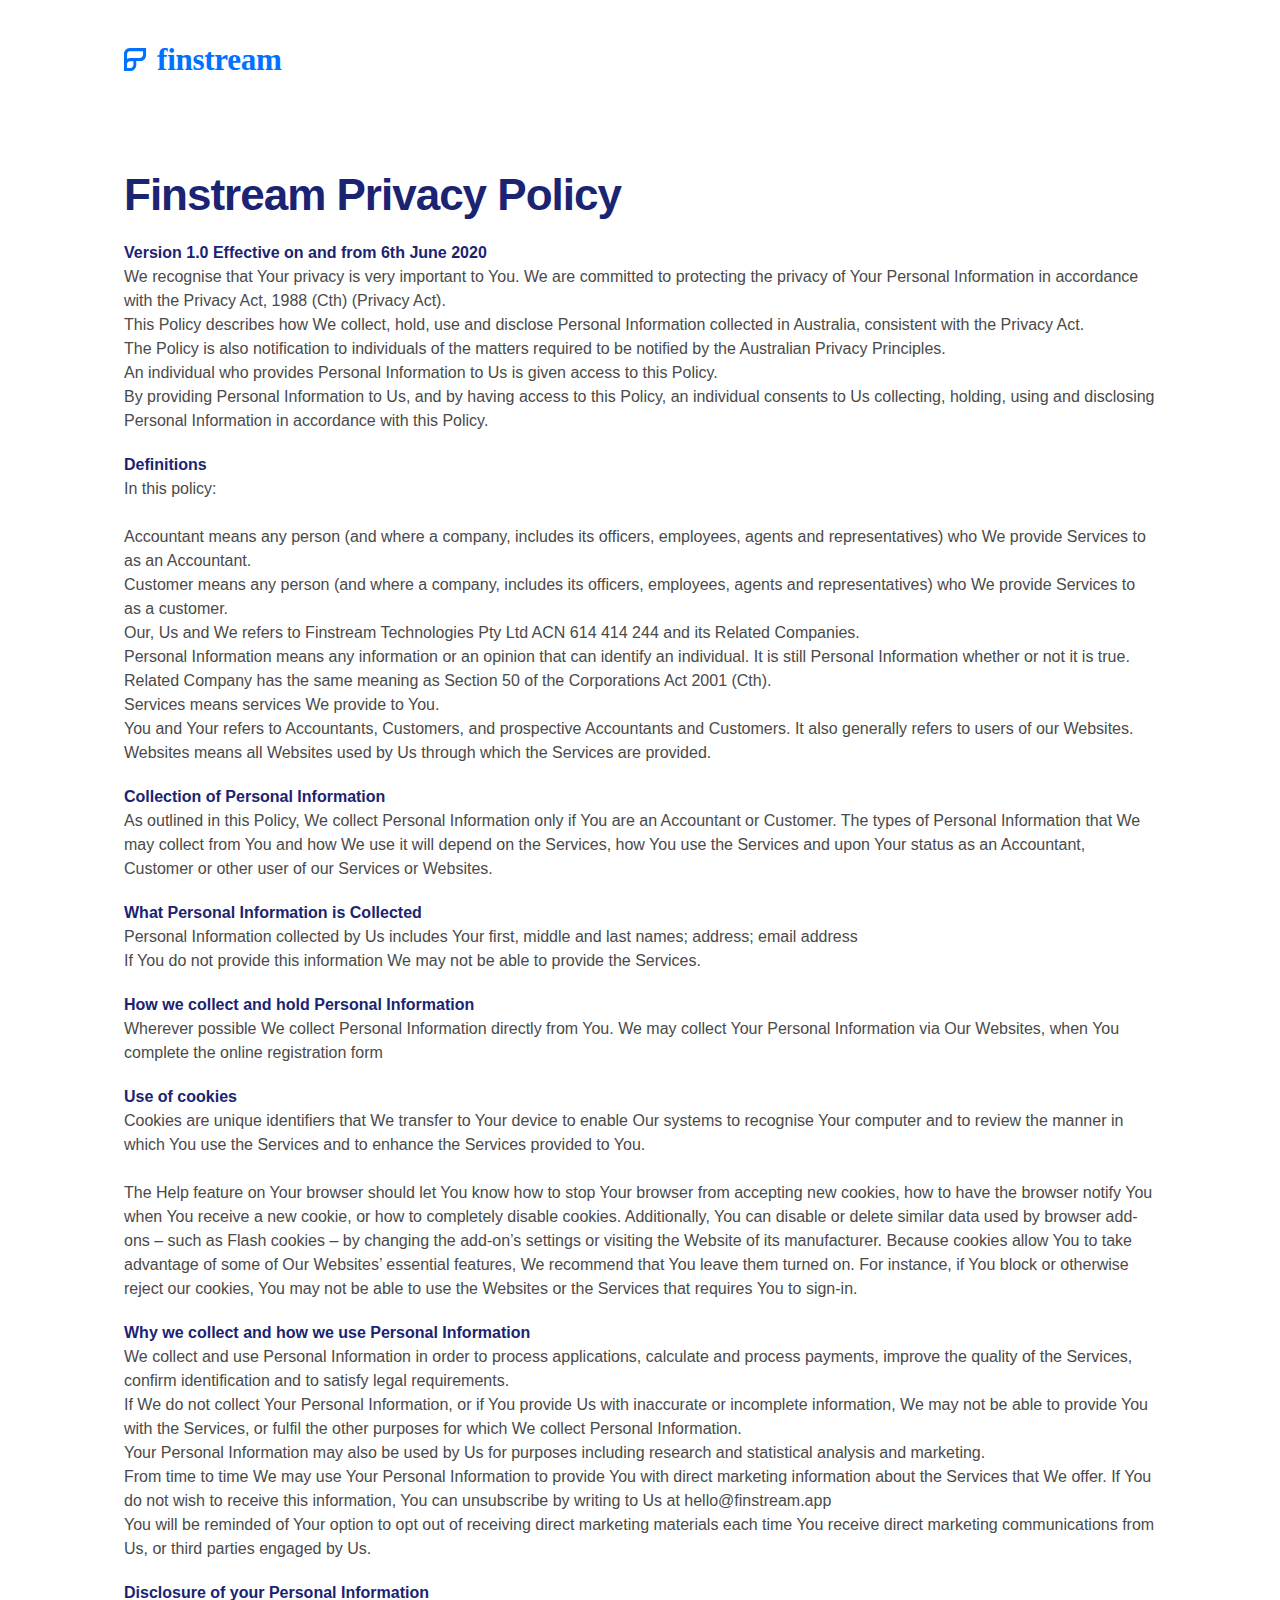
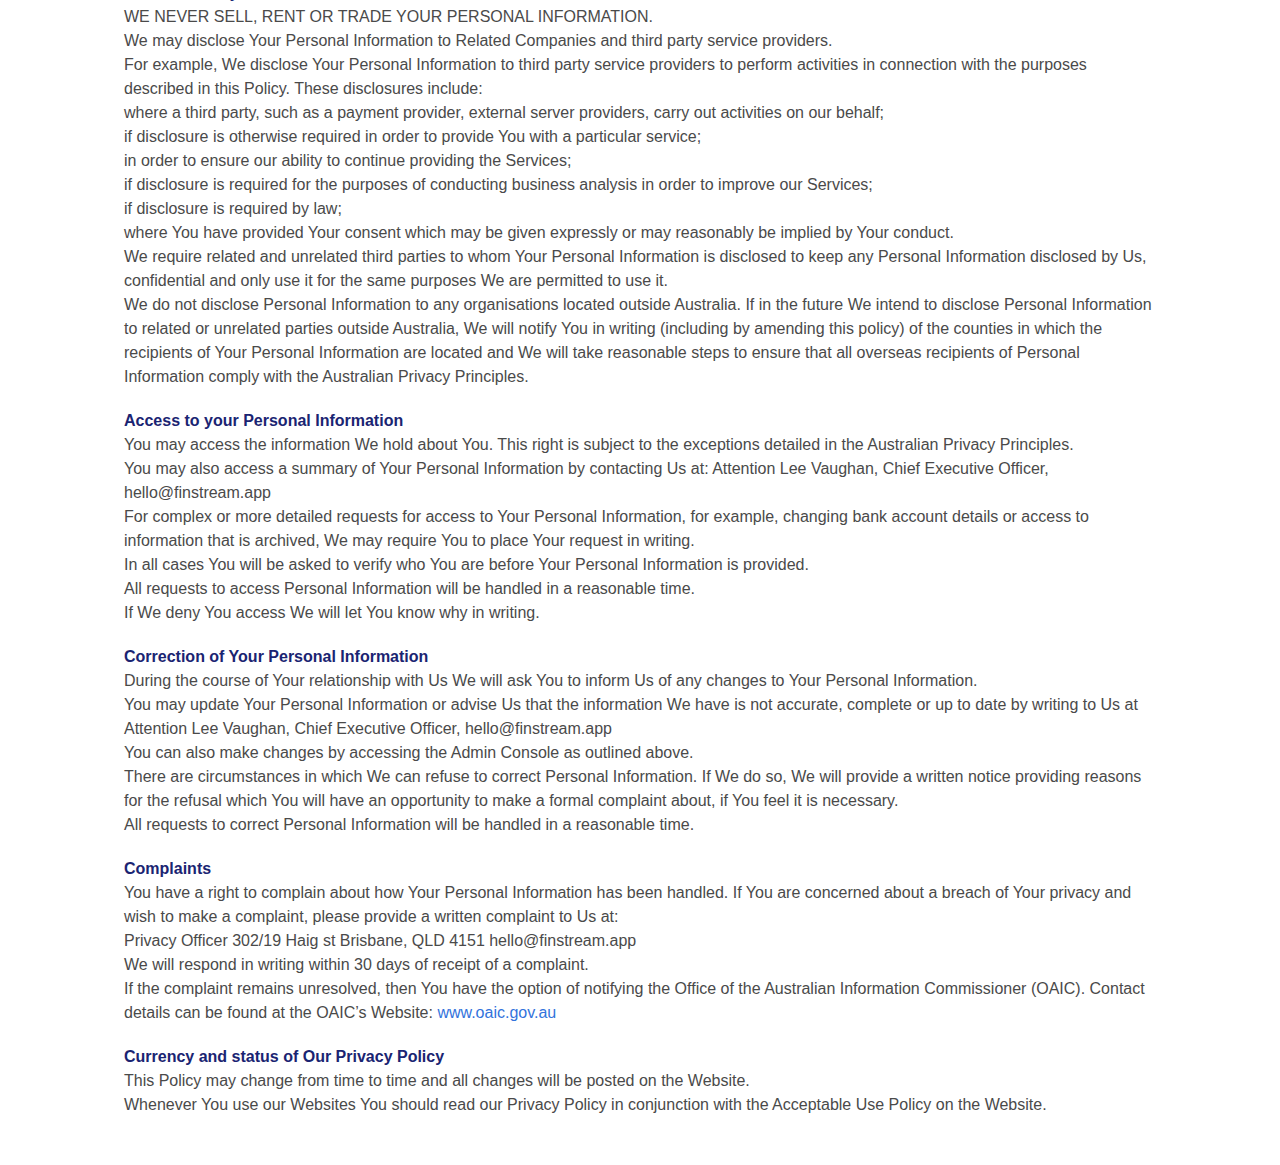
<file: privacy.html>
<!DOCTYPE html>
<html>
  <head>
    <meta charset="utf-8">
    <meta http-equiv="X-UA-Compatible" content="IE=edge">
    <meta name="viewport" content="width=device-width, initial-scale=1">
    <meta name="robots" content="noimageindex, nofollow, nosnippet">
    <title>Finstream - Privacy Policy</title>
    <link rel="stylesheet" href="css/main.css">
    <link href="https://unpkg.com/aos@2.3.1/dist/aos.css" rel="stylesheet">
    <link rel="icon" type="image/png" sizes="32x32" href="img/32favicon.png">
    <link rel="icon" type="image/png" sizes="16x16" href="img/16favicon.png">
  </head>
  <body>

    <section class="section">
        <div class="container">
        <img src="img/logo.svg" class="logo">
        </div>
    </section>

    <section class="section" id="privacypolicy">
      <div class="container">
        <h2>Finstream Privacy Policy</h2>
        <h3>Version 1.0 Effective on and from 6th June 2020</h3>
        <p>We recognise that Your privacy is very important to You. We are committed to protecting the privacy of Your Personal 
          Information in accordance with the Privacy Act, 1988 (Cth) (Privacy Act).</p>
        <p>This Policy describes how We collect, hold, use and disclose Personal Information collected in Australia, 
          consistent with the Privacy Act.</p>
        <p>The Policy is also notification to individuals of the matters required to be notified by the Australian Privacy Principles.</p>
        <p>An individual who provides Personal Information to Us is given access to this Policy.</p>
        <p>By providing Personal Information to Us, and by having access to this Policy, an individual consents to Us collecting, 
          holding, using and disclosing Personal Information in accordance with this Policy.</p>
        <h3>Definitions</h3>
        <p>In this policy:</p><br>
        <ul>
          <li>Accountant means any person (and where a company, includes its officers, employees, agents and representatives) 
            who We provide Services to as an Accountant.</li>
          <li>Customer means any person (and where a company, includes its officers, employees, agents and representatives) 
            who We provide Services to as a customer.</li>
          <li>Our, Us and We refers to Finstream Technologies Pty Ltd ACN 614 414 244 and its Related Companies.</li>
          <li>Personal Information means any information or an opinion that can identify an individual. It is still Personal 
            Information whether or not it is true.</li>
          <li>Related Company has the same meaning as Section 50 of the Corporations Act 2001 (Cth).</li>
          <li>Services means services We provide to You.</li>
          <li>You and Your refers to Accountants, Customers, and prospective Accountants and Customers. It also generally 
            refers to users of our Websites.</li>
          <li>Websites means all Websites used by Us through which the Services are provided.</li>
        </ul>
        <h3>Collection of Personal Information</h3>
        <p>As outlined in this Policy, We collect Personal Information only if You are an Accountant or Customer. The types of 
          Personal Information that We may collect from You and how We use it will depend on the Services, how You use the Services 
          and upon Your status as an Accountant, Customer or other user of our Services or Websites.</p>
        <h3>What Personal Information is Collected</h3>
        <ul>
          <li>Personal Information collected by Us includes Your first, middle and last names; address; email address</li>
          <li>If You do not provide this information We may not be able to provide the Services.</li>
        </ul>  
        <h3>How we collect and hold Personal Information</h3>
        <ul>
          <li>Wherever possible We collect Personal Information directly from You. We may collect Your Personal Information via 
            Our Websites, when You complete the online registration form</li>
        </ul>
        <h3>Use of cookies</h3>
        <p>Cookies are unique identifiers that We transfer to Your device to enable Our systems to recognise Your computer and to 
          review the manner in which You use the Services and to enhance the Services provided to You.</p>
        <br>
        <p>The Help feature on Your browser should let You know how to stop Your browser from accepting new cookies, how to have 
          the browser notify You when You receive a new cookie, or how to completely disable cookies. Additionally, You can disable 
          or delete similar data used by browser add-ons – such as Flash cookies – by changing the add-on’s settings or visiting 
          the Website of its manufacturer. Because cookies allow You to take advantage of some of Our Websites’ essential features, 
          We recommend that You leave them turned on. For instance, if You block or otherwise reject our cookies, You may not be 
          able to use the Websites or the Services that requires You to sign-in.</p>
        <h3>Why we collect and how we use Personal Information</h3>
        <ul>
          <li>We collect and use Personal Information in order to process applications, calculate and process payments, improve the quality of the Services, confirm 
            identification and to satisfy legal requirements.</li>
          <li>If We do not collect Your Personal Information, or if You provide Us with inaccurate or incomplete information, 
            We may not be able to provide You with the Services, or fulfil the other purposes for which We collect Personal 
            Information.</li>
          <li>Your Personal Information may also be used by Us for purposes including research and statistical analysis and marketing.</li>
          <li>From time to time We may use Your Personal Information to provide You with direct marketing information about the 
            Services that We offer. If You do not wish to receive this information, You can unsubscribe by writing to Us at hello@finstream.app</li>
          <li>You will be reminded of Your option to opt out of receiving direct marketing materials each time You receive direct 
            marketing communications from Us, or third parties engaged by Us.</li>
        </ul>
        <h3>Disclosure of your Personal Information</h3>
        <p>WE NEVER SELL, RENT OR TRADE YOUR PERSONAL INFORMATION.</p>
        <p>We may disclose Your Personal Information to Related Companies and third party service providers.</p>
        <p>For example, We disclose Your Personal Information to third party service providers to perform activities in 
          connection with the purposes described in this Policy. These disclosures include:</p>
        <ul>
          <li>where a third party, such as a payment provider, external server providers, carry out activities on our behalf;</li>
          <li>if disclosure is otherwise required in order to provide You with a particular service;</li>
          <li>in order to ensure our ability to continue providing the Services;</li>
          <li>if disclosure is required for the purposes of conducting business analysis in order to improve our Services;</li>
          <li>if disclosure is required by law;</li>
          <li>where You have provided Your consent which may be given expressly or may reasonably be implied by Your conduct.</li>
        </ul>
        <p>We require related and unrelated third parties to whom Your Personal Information is disclosed to keep any Personal 
          Information disclosed by Us, confidential and only use it for the same purposes We are permitted to use it.</p>
        <p>We do not disclose Personal Information to any organisations located outside Australia. If in the future We intend to 
          disclose Personal Information to related or unrelated parties outside Australia, We will notify You in writing 
          (including by amending this policy) of the counties in which the recipients of Your Personal Information are located 
          and We will take reasonable steps to ensure that all overseas recipients of Personal Information comply with the 
          Australian Privacy Principles.</p>
        <h3>Access to your Personal Information</h3>
        <ul>
          <li>You may access the information We hold about You. This right is subject to the exceptions detailed in the 
            Australian Privacy Principles.</li>
          <li>You may also access a summary of Your Personal Information by contacting Us at: 
            Attention Lee Vaughan, Chief Executive Officer, hello@finstream.app</li>
          <li>For complex or more detailed requests for access to Your Personal Information, for example, changing bank 
            account details or access to information that is archived, We may require You to place Your request in writing.</li>
          <li>In all cases You will be asked to verify who You are before Your Personal Information is provided.</li>
          <li>All requests to access Personal Information will be handled in a reasonable time.</li>
          <li>If We deny You access We will let You know why in writing.</li>
        </ul>
        <h3>Correction of Your Personal Information</h3>
        <ul>
          <li>During the course of Your relationship with Us We will ask You to inform Us of any changes to Your Personal Information.</li>
          <li>You may update Your Personal Information or advise Us that the information We have is not accurate, complete or 
            up to date by writing to Us at Attention Lee Vaughan, Chief Executive Officer, 
            hello@finstream.app</li>
          <li>You can also make changes by accessing the Admin Console as outlined above.</li>
          <li>There are circumstances in which We can refuse to correct Personal Information. If We do so, We will provide a 
            written notice providing reasons for the refusal which You will have an opportunity to make a formal complaint about, 
            if You feel it is necessary.</li>
          <li>All requests to correct Personal Information will be handled in a reasonable time.</li>
        </ul>
        <h3>Complaints</h3>
        <ul>
          <li>You have a right to complain about how Your Personal Information has been handled. If You are concerned about a 
            breach of Your privacy and wish to make a complaint, please provide a written complaint to Us at:</li>
          <li>Privacy Officer
            302/19 Haig st
            Brisbane, QLD 4151
            hello@finstream.app
            </li>
          <li>We will respond in writing within 30 days of receipt of a complaint.</li>
          <li>If the complaint remains unresolved, then You have the option of notifying the Office of the 
            Australian Information Commissioner (OAIC). Contact details can be found at the OAIC’s Website: 
            <a href="http://www.oaic.gov.au" target="_blank">www.oaic.gov.au</a></li>
        </ul>
        <h3>Currency and status of Our Privacy Policy</h3>
        <ul>
          <li>This Policy may change from time to time and all changes will be posted on the Website.</li>
          <li>Whenever You use our Websites You should read our Privacy Policy in conjunction with the 
            Acceptable Use Policy on the Website.</li>
        </ul>
      </div>
     </section> 

    <script type="text/javascript" src="lib/main.js"></script>
    <!-- Smallchat.JS -->
    <script src="https://embed.small.chat/T0137SE5MLYG012BAKN5GW.js" async></script>
    
  </body>  
</html>
</file>
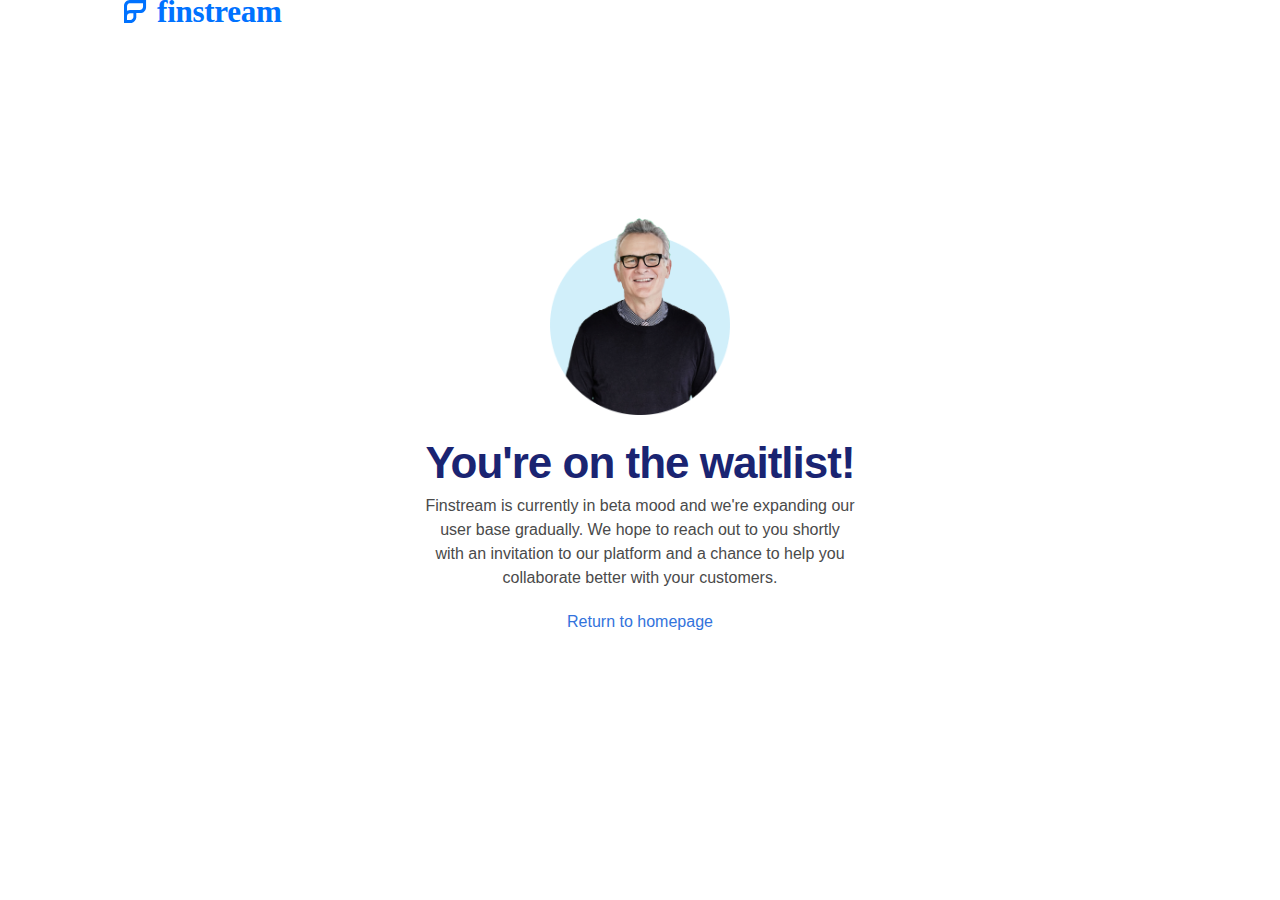
<file: success.html>
<!DOCTYPE html>
<html>
  <head>
    <meta charset="utf-8">
    <meta http-equiv="X-UA-Compatible" content="IE=edge">
    <meta name="viewport" content="width=device-width, initial-scale=1">
    <meta name="robots" content="noimageindex, nofollow, nosnippet">
    <title>Finstream - Collaborate better together</title>
    <link rel="stylesheet" href="css/main.css">
    <link href="https://unpkg.com/aos@2.3.1/dist/aos.css" rel="stylesheet">
    <link rel="icon" type="image/png" sizes="32x32" href="img/32favicon.png">
    <link rel="icon" type="image/png" sizes="16x16" href="img/16favicon.png">
  </head>
  <body>


    <!-- Hero -->

    <div class="topnavbar">
      <div class="container">
      <img src="img/logo.svg" class="logo">
      </div>
    </div>

  

    <section id="success" class="section">
      <div class="container">
        <img src="img/img-cleveraccountants-accountant@2x.png" width="180px">
        <h2>You're on the waitlist!</h2>
        <p>Finstream is currently in beta mood and we're expanding our user base gradually.
          We hope to reach out to you shortly with an invitation to our platform and a chance to help
          you collaborate better with your customers.
        </p>
        <a href="index.html">Return to homepage</a>
      </div>
     </section> 



    <script type="text/javascript" src="lib/main.js"></script>
    <!-- Smallchat.JS -->
    <script src="https://embed.small.chat/T0137SE5MLYG012BAKN5GW.js" async></script>
    



  </body>  
</html>
</file>
